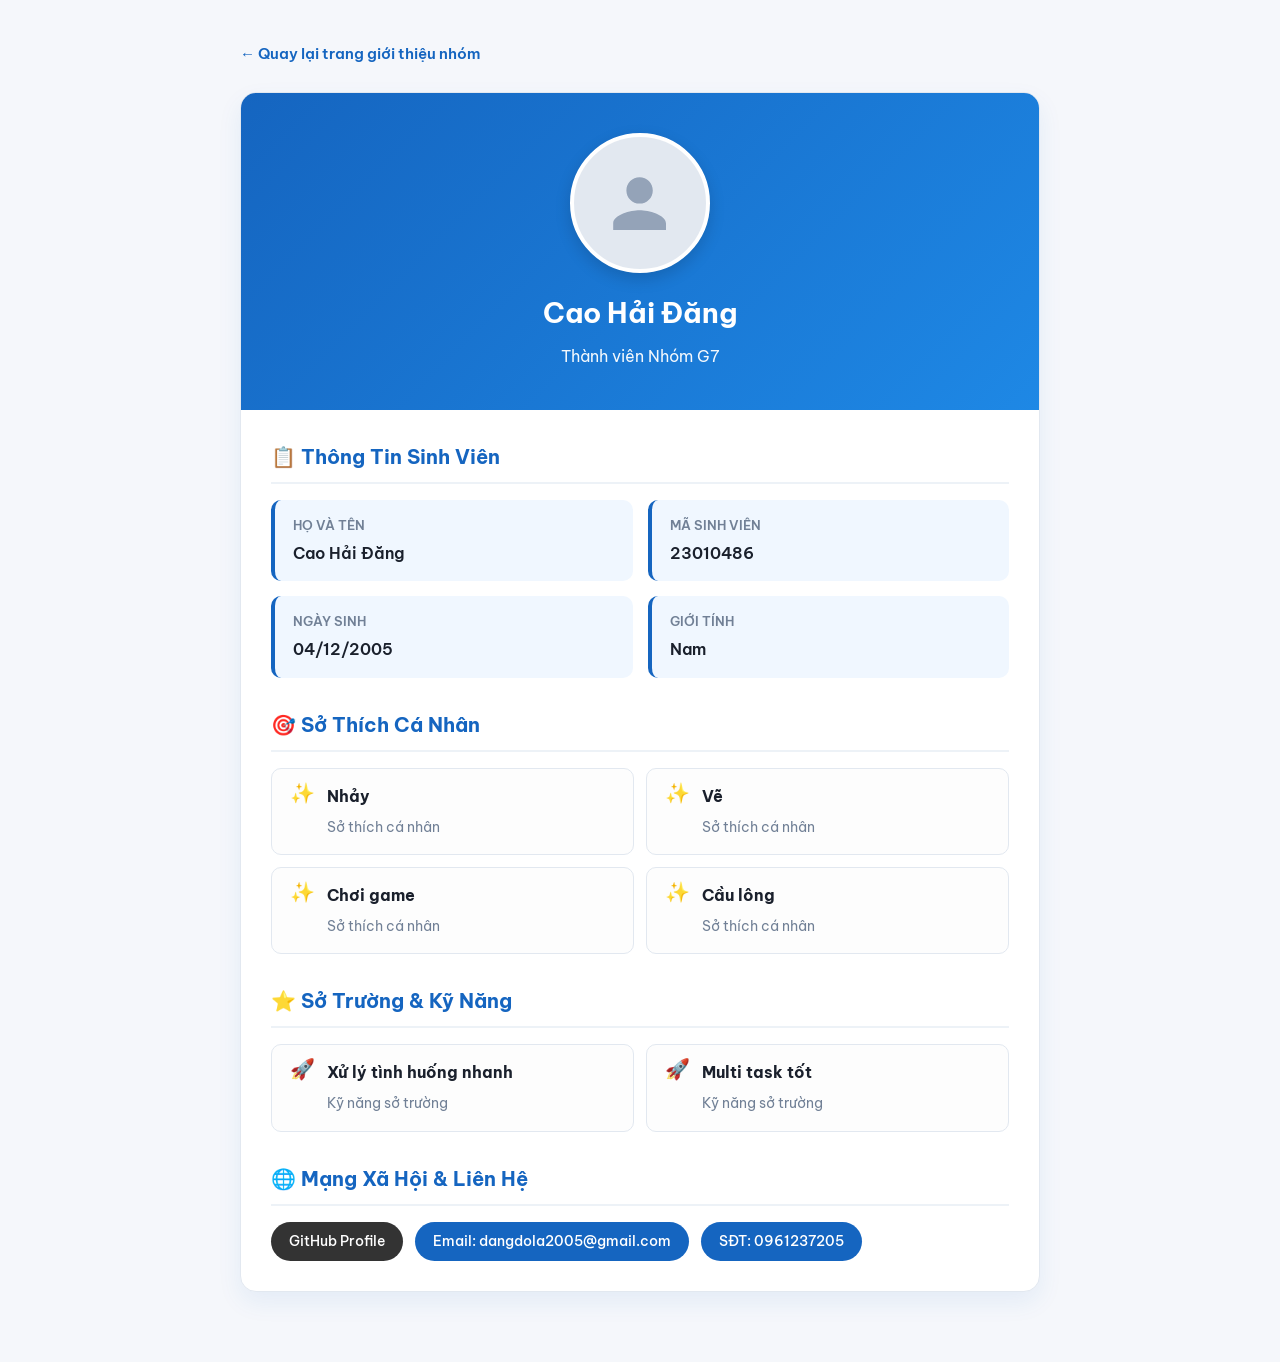
<file: cao_hai_dang/index.html>
<!doctype html>
<html lang="vi">
  <head>
    <meta charset="UTF-8" />
    <meta name="viewport" content="width=device-width, initial-scale=1.0" />
    <title>Trang Giới Thiệu Cá Nhân - Cao Hải Đăng</title>
    <link rel="preconnect" href="https://fonts.googleapis.com" />
    <link rel="preconnect" href="https://fonts.gstatic.com" crossorigin />
    <link
      href="https://fonts.googleapis.com/css2?family=Be+Vietnam+Pro:wght@400;500;600;700&display=swap"
      rel="stylesheet"
    />
    <style>
      :root {
        --primary: #1565c0;
        --primary-light: #1e88e5;
        --accent: #ff9800;
        --bg: #f5f7fb;
        --card-bg: #ffffff;
        --text: #1a202c;
        --text-muted: #718096;
        --border: #e2e8f0;
        --shadow: 0 10px 25px rgba(21, 101, 192, 0.08);
      }

      * {
        box-sizing: border-box;
        margin: 0;
        padding: 0;
      }

      body {
        font-family: "Be Vietnam Pro", -apple-system, BlinkMacSystemFont, sans-serif;
        background-color: var(--bg);
        color: var(--text);
        line-height: 1.7;
        padding: 40px 20px;
      }

      .container {
        max-width: 800px;
        margin: 0 auto;
      }

      .back-nav {
        margin-bottom: 25px;
      }

      .back-nav a {
        display: inline-flex;
        align-items: center;
        gap: 8px;
        color: var(--primary);
        text-decoration: none;
        font-weight: 600;
        font-size: 15px;
        transition: transform 0.2s ease;
      }

      .back-nav a:hover {
        transform: translateX(-4px);
      }

      .profile-card {
        background: var(--card-bg);
        border-radius: 16px;
        box-shadow: var(--shadow);
        overflow: hidden;
        border: 1px solid var(--border);
        margin-bottom: 30px;
      }

      .profile-header {
        background: linear-gradient(135deg, var(--primary), var(--primary-light));
        color: white;
        padding: 40px 30px;
        text-align: center;
      }

      .avatar-wrapper {
        width: 140px;
        height: 140px;
        margin: 0 auto 16px;
        border-radius: 50%;
        border: 4px solid white;
        overflow: hidden;
        background: #e2e8f0;
        display: flex;
        align-items: center;
        justify-content: center;
        box-shadow: 0 6px 16px rgba(0, 0, 0, 0.15);
      }

      .avatar-placeholder {
        width: 60%;
        height: 60%;
        fill: #94a3b8;
      }

      .profile-header h1 {
        font-size: 28px;
        margin-bottom: 6px;
      }

      .profile-header p {
        font-size: 16px;
        opacity: 0.95;
      }

      .profile-body {
        padding: 30px;
      }

      .section-title {
        font-size: 20px;
        color: var(--primary);
        margin-bottom: 16px;
        display: flex;
        align-items: center;
        gap: 10px;
        border-bottom: 2px solid #edf2f7;
        padding-bottom: 8px;
      }

      .info-grid {
        display: grid;
        grid-template-columns: repeat(auto-fit, minmax(240px, 1fr));
        gap: 15px;
        margin-bottom: 30px;
      }

      .info-item {
        background: #f0f7ff;
        padding: 14px 18px;
        border-radius: 10px;
        border-left: 4px solid var(--primary);
      }

      .info-item .label {
        font-size: 13px;
        color: var(--text-muted);
        text-transform: uppercase;
        font-weight: 600;
        margin-bottom: 4px;
      }

      .info-item .value {
        font-size: 16px;
        font-weight: 600;
        color: var(--text);
      }

      .list-group {
        list-style: none;
        display: grid;
        grid-template-columns: repeat(auto-fit, minmax(280px, 1fr));
        gap: 12px;
        margin-bottom: 30px;
      }

      .list-item {
        background: #fdfdfd;
        border: 1px solid var(--border);
        padding: 14px 18px;
        border-radius: 10px;
        display: flex;
        align-items: flex-start;
        gap: 12px;
      }

      .list-item .icon {
        font-size: 20px;
        line-height: 1;
      }

      .list-item strong {
        display: block;
        color: var(--text);
        margin-bottom: 3px;
      }

      .list-item span {
        font-size: 14px;
        color: var(--text-muted);
      }

      .social-links {
        display: flex;
        gap: 12px;
        flex-wrap: wrap;
      }

      .social-btn {
        padding: 8px 18px;
        border-radius: 20px;
        text-decoration: none;
        font-size: 14px;
        font-weight: 500;
        color: white;
        background: var(--primary);
        transition: opacity 0.2s;
      }

      .social-btn:hover {
        opacity: 0.9;
      }

      .social-btn.github {
        background: #333;
      }
    </style>
  </head>
  <body>
    <div class="container">
      <div class="back-nav">
        <a href="../about.html">&larr; Quay lại trang giới thiệu nhóm</a>
      </div>

      <div class="profile-card">
        <div class="profile-header">
          <!-- Placeholder đại diện ban đầu -->
          <div class="avatar-wrapper">
            <svg class="avatar-placeholder" viewBox="0 0 24 24">
              <path d="M12 12c2.21 0 4-1.79 4-4s-1.79-4-4-4-4 1.79-4 4 1.79 4 4 4zm0 2c-2.67 0-8 1.34-8 4v2h16v-2c0-2.66-5.33-4-8-4z"/>
            </svg>
          </div>
          <h1>Cao Hải Đăng</h1>
          <p>Thành viên Nhóm G7</p>
        </div>

        <div class="profile-body">
          <h2 class="section-title">📋 Thông Tin Sinh Viên</h2>
          <div class="info-grid">
            <div class="info-item">
              <div class="label">Họ và tên</div>
              <div class="value">Cao Hải Đăng</div>
            </div>
            <div class="info-item">
              <div class="label">Mã sinh viên</div>
              <div class="value">23010486</div>
            </div>
            <div class="info-item">
              <div class="label">Ngày sinh</div>
              <div class="value">04/12/2005</div>
            </div>
            <div class="info-item">
              <div class="label">Giới tính</div>
              <div class="value">Nam</div>
            </div>
          </div>

          <h2 class="section-title">🎯 Sở Thích Cá Nhân</h2>
          <ul class="list-group">
            <li class="list-item">
              <span class="icon">✨</span>
              <div>
                <strong>Nhảy</strong>
                <span>Sở thích cá nhân</span>
              </div>
            </li>
            <li class="list-item">
              <span class="icon">✨</span>
              <div>
                <strong>Vẽ</strong>
                <span>Sở thích cá nhân</span>
              </div>
            </li>
            <li class="list-item">
              <span class="icon">✨</span>
              <div>
                <strong>Chơi game</strong>
                <span>Sở thích cá nhân</span>
              </div>
            </li>
            <li class="list-item">
              <span class="icon">✨</span>
              <div>
                <strong>Cầu lông</strong>
                <span>Sở thích cá nhân</span>
              </div>
            </li>
          </ul>

          <h2 class="section-title">⭐ Sở Trường &amp; Kỹ Năng</h2>
          <ul class="list-group">
            <li class="list-item">
              <span class="icon">🚀</span>
              <div>
                <strong>Xử lý tình huống nhanh</strong>
                <span>Kỹ năng sở trường</span>
              </div>
            </li>
            <li class="list-item">
              <span class="icon">🚀</span>
              <div>
                <strong>Multi task tốt</strong>
                <span>Kỹ năng sở trường</span>
              </div>
            </li>
          </ul>

          <h2 class="section-title">🌐 Mạng Xã Hội &amp; Liên Hệ</h2>
          <div class="social-links">
            <a href="https://github.com" target="_blank" rel="noopener noreferrer" class="social-btn github">GitHub Profile</a>
            <a href="mailto:dangdola2005@gmail.com" class="social-btn">Email: dangdola2005@gmail.com</a>
            <a href="tel:0961237205" class="social-btn">SĐT: 0961237205</a>
          </div>
        </div>
      </div>
    </div>
  </body>
</html>
</file>
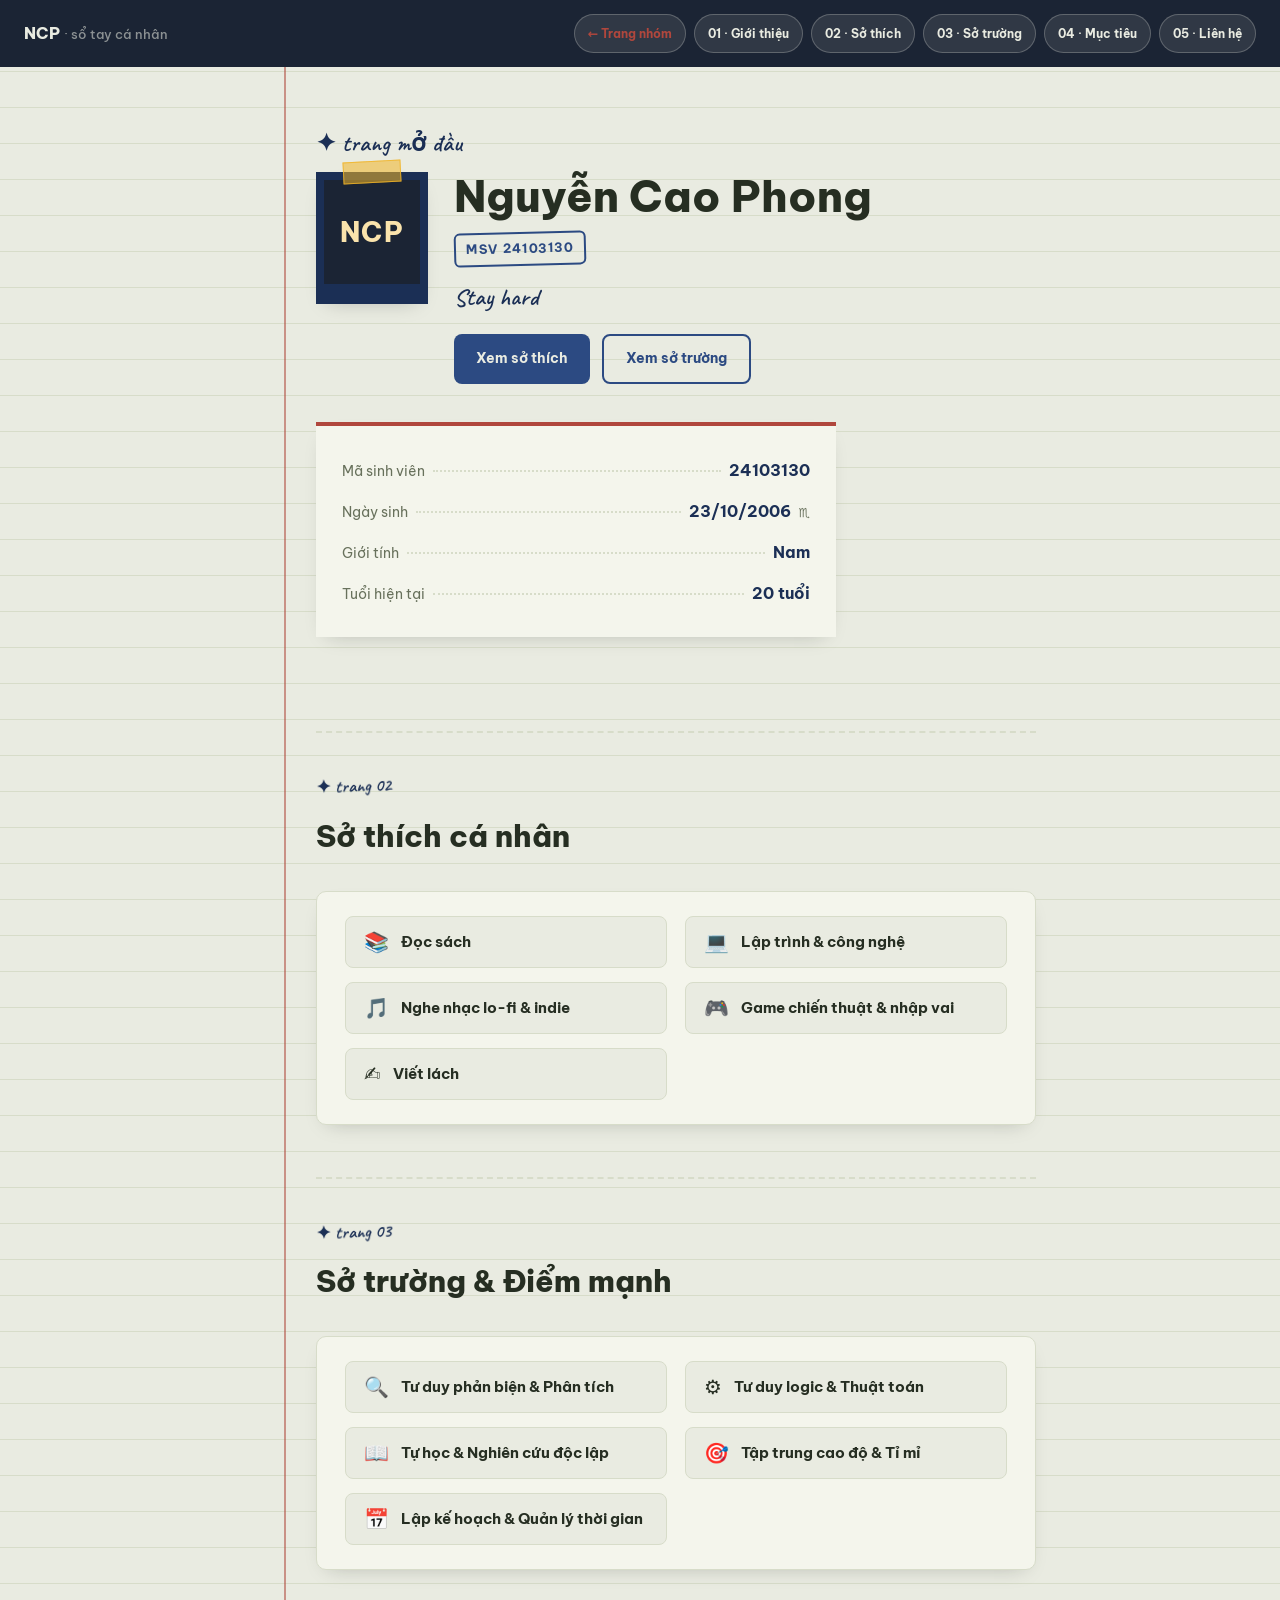
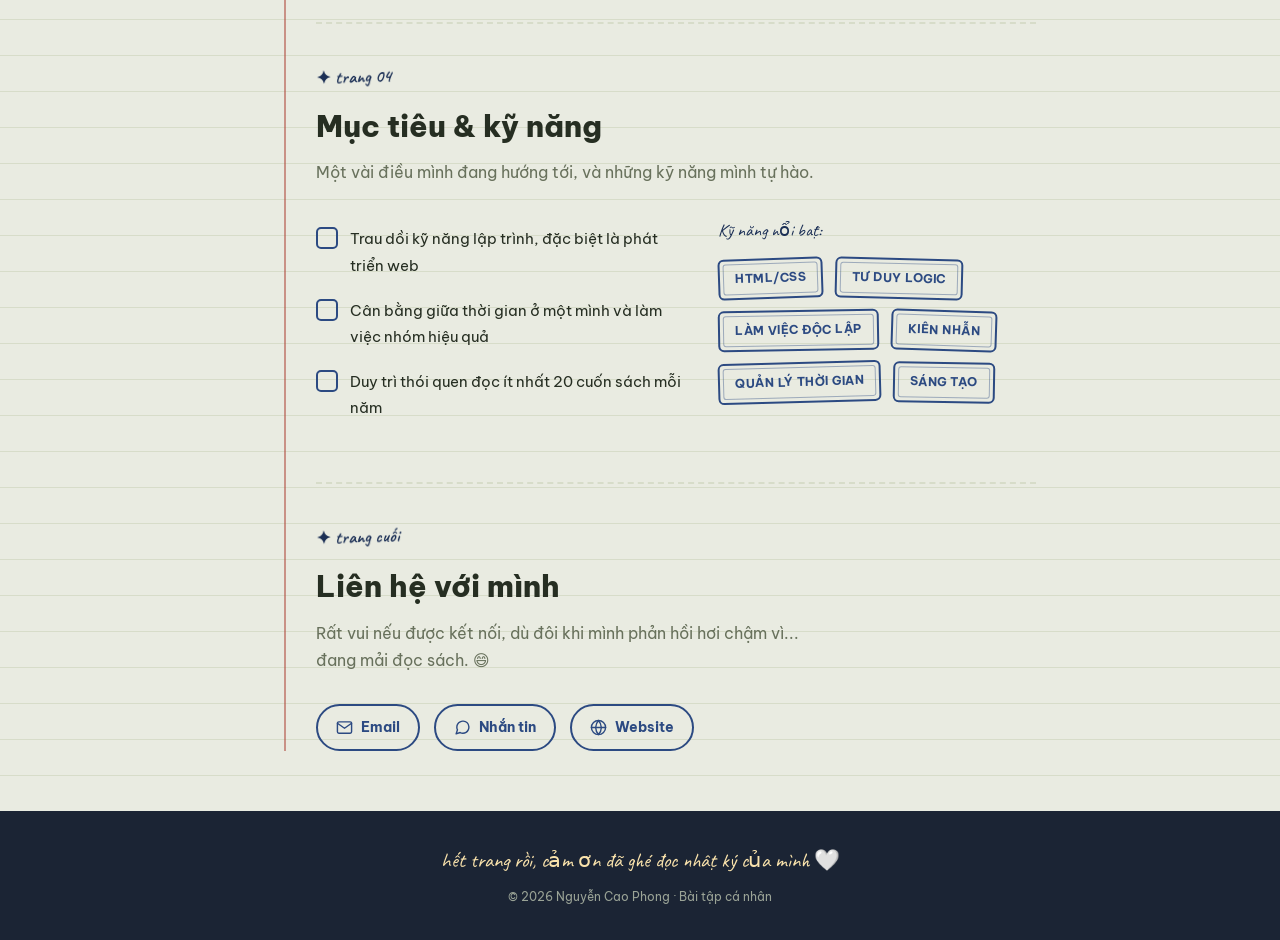
<file: nguyen_cao_phong/index.html>
<!doctype html>
<html lang="vi">
  <head>
    <meta charset="UTF-8" />
    <meta name="viewport" content="width=device-width, initial-scale=1.0" />
    <title>Nguyễn Cao Phong | Trang giới thiệu cá nhân</title>
    <meta
      name="description"
      content="Trang giới thiệu cá nhân của Nguyễn Cao Phong, MSV 24103130."
    />
    <meta name="author" content="Nguyễn Cao Phong" />
    <link rel="preconnect" href="https://fonts.googleapis.com" />
    <link rel="preconnect" href="https://fonts.gstatic.com" crossorigin />
    <link
      href="https://fonts.googleapis.com/css2?family=Be+Vietnam+Pro:wght@400;500;600;700;800;900&family=Caveat:wght@500;600;700&display=swap"
      rel="stylesheet"
    />
    <style>
      :root {
        --desk: #1b2434;
        --paper: #e9ebe1;
        --paper-card: #f4f5ec;
        --rule: #d7dcc9;
        --ink: #262e22;
        --ink-soft: #68715c;
        --pen: #2c4a82;
        --pen-deep: #1b2f55;
        --marker: #f0b429;
        --marker-soft: #fae3ac;
        --red-rule: #b0473d;
        --radius-md: 10px;
        --shadow: 0 18px 40px -18px rgba(16, 22, 15, 0.35);
        --shadow-sm: 0 8px 20px -12px rgba(16, 22, 15, 0.28);
      }

      * {
        box-sizing: border-box;
        margin: 0;
        padding: 0;
      }
      html {
        scroll-behavior: smooth;
      }

      body {
        font-family: "Be Vietnam Pro", "Segoe UI", system-ui, sans-serif;
        background-color: var(--paper);
        background-image: repeating-linear-gradient(
          to bottom,
          transparent 0 35px,
          var(--rule) 35px 36px
        );
        color: var(--ink);
        line-height: 1.7;
        -webkit-font-smoothing: antialiased;
      }

      img {
        max-width: 100%;
        display: block;
      }
      a {
        color: inherit;
        text-decoration: none;
      }
      ul {
        list-style: none;
      }

      .handwrite {
        font-family: "Caveat", "Segoe UI", cursive;
      }

      :focus-visible {
        outline: 2px solid var(--pen);
        outline-offset: 3px;
      }

      /* ===== layout ===== */
      .wrap {
        max-width: 840px;
        margin: 0 auto;
        padding: 0 24px 0 96px;
        position: relative;
        z-index: 0;
      }
      .wrap::before {
        content: "";
        position: absolute;
        top: 0;
        bottom: 0;
        left: 64px;
        width: 2px;
        background: var(--red-rule);
        opacity: 0.55;
        z-index: -1;
      }

      /* ===== nav ===== */
      .navbar {
        position: sticky;
        top: 0;
        z-index: 50;
        background: var(--desk);
        padding: 14px 24px;
        display: flex;
        align-items: center;
        justify-content: space-between;
        gap: 14px;
        flex-wrap: wrap;
      }
      .nav-brand {
        color: var(--paper);
        font-weight: 800;
        font-size: 1.02rem;
      }
      .nav-brand .sub {
        opacity: 0.55;
        font-weight: 500;
        font-size: 0.82rem;
      }
      .nav-tabs {
        display: flex;
        gap: 8px;
        flex-wrap: wrap;
      }
      .nav-tabs a {
        background: rgba(233, 235, 225, 0.1);
        color: var(--paper);
        font-size: 0.78rem;
        font-weight: 700;
        padding: 8px 13px;
        border-radius: 20px;
        border: 1px solid rgba(233, 235, 225, 0.25);
        transition:
          background 0.18s ease,
          transform 0.18s ease,
          border-color 0.18s ease;
      }
      .nav-tabs a:hover,
      .nav-tabs a:focus-visible {
        background: var(--pen);
        border-color: var(--pen);
        transform: translateY(-2px);
      }

      /* ===== hero ===== */
      .hero {
        padding: 56px 0 36px;
      }
      .eyebrow {
        display: inline-block;
        color: var(--pen-deep);
        font-size: 1.15rem;
        font-weight: 600;
        transform: rotate(-2deg);
        margin-bottom: 8px;
      }
      .eyebrow-lg {
        font-size: 1.5rem;
      }

      .hero-top {
        display: flex;
        gap: 26px;
        align-items: flex-start;
        flex-wrap: wrap;
      }

      .polaroid {
        position: relative;
        flex: none;
        width: 112px;
        height: 132px;
        background: var(--pen-deep);
        padding: 8px 8px 20px;
        box-shadow: var(--shadow-sm);
        transform: rotate(-4deg);
      }
      .polaroid .tape {
        position: absolute;
        top: -11px;
        left: 50%;
        width: 58px;
        height: 22px;
        background: rgba(240, 180, 41, 0.55);
        border: 1px solid rgba(240, 180, 41, 0.8);
        transform: translateX(-50%) rotate(-3deg);
      }
      .polaroid .initials {
        width: 100%;
        height: 100%;
        background: var(--desk);
        display: flex;
        align-items: center;
        justify-content: center;
        color: var(--marker-soft);
        font-weight: 800;
        font-size: 1.7rem;
        letter-spacing: 0.04em;
        overflow: hidden;
      }
      .polaroid img {
        width: 100%;
        height: 100%;
        object-fit: cover;
      }

      .hero-text {
        flex: 1;
        min-width: 240px;
      }
      .hero-text h1 {
        font-size: clamp(1.9rem, 4.6vw, 2.7rem);
        font-weight: 800;
        color: var(--ink);
        line-height: 1.15;
      }
      .msv-stamp {
        display: inline-block;
        margin-top: 10px;
        border: 2px solid var(--pen);
        color: var(--pen);
        border-radius: 6px;
        padding: 4px 10px;
        font-weight: 700;
        font-size: 0.8rem;
        letter-spacing: 0.05em;
        transform: rotate(-1.5deg);
      }
      .tagline {
        font-family: "Caveat", "Segoe UI", cursive;
        font-weight: 600;
        font-size: 1.5rem;
        color: var(--pen-deep);
        line-height: 1.35;
        max-width: 480px;
        margin-top: 14px;
        transform: rotate(-0.6deg);
      }
      .hero-actions {
        display: flex;
        gap: 12px;
        flex-wrap: wrap;
        margin-top: 22px;
      }
      .btn {
        display: inline-flex;
        align-items: center;
        justify-content: center;
        padding: 11px 22px;
        border-radius: 8px;
        font-weight: 700;
        font-size: 0.88rem;
        transition:
          transform 0.18s ease,
          box-shadow 0.18s ease;
      }
      .btn-fill {
        background: var(--pen);
        color: var(--paper);
      }
      .btn-outline {
        border: 2px solid var(--pen);
        color: var(--pen);
      }
      .btn:hover {
        transform: translateY(-2px);
        box-shadow: var(--shadow-sm);
      }

      /* ===== index card ===== */
      .index-card {
        background: var(--paper-card);
        border-top: 4px solid var(--red-rule);
        box-shadow: var(--shadow-sm);
        padding: 24px 26px;
        margin: 38px 0 6px;
        max-width: 520px;
      }
      .field {
        display: flex;
        align-items: baseline;
        gap: 8px;
        padding: 7px 0;
        flex-wrap: wrap;
      }
      .field-label {
        color: var(--ink-soft);
        font-size: 0.88rem;
        white-space: nowrap;
      }
      .field-dots {
        flex: 1;
        min-width: 20px;
        border-bottom: 2px dotted var(--rule);
        transform: translateY(-4px);
      }
      .field-value {
        font-weight: 700;
        color: var(--pen-deep);
        white-space: nowrap;
        font-size: 0.98rem;
      }
      .field-note {
        color: var(--ink-soft);
        font-size: 0.78rem;
      }

      /* ===== dividers / section heads ===== */
      .tear {
        border: none;
        border-top: 2px dashed var(--rule);
        margin: 52px 0 38px;
      }
      .sec-head {
        margin-bottom: 30px;
      }
      .sec-head h2 {
        font-size: clamp(1.4rem, 3vw, 1.85rem);
        font-weight: 800;
        color: var(--ink);
      }
      .sec-head p {
        color: var(--ink-soft);
        margin-top: 8px;
        max-width: 520px;
      }

      /* ===== compact card for so-thich and so-truong ===== */
      .compact-card {
        background: var(--paper-card);
        border-radius: var(--radius-md);
        box-shadow: var(--shadow-sm);
        padding: 24px 28px;
        border: 1px solid var(--rule);
      }
      .compact-list {
        list-style: none;
        display: grid;
        grid-template-columns: repeat(auto-fit, minmax(220px, 1fr));
        gap: 14px 18px;
        margin: 0;
        padding: 0;
      }
      .compact-list li {
        background: var(--paper);
        border: 1.5px solid var(--rule);
        border-radius: 8px;
        padding: 12px 18px;
        font-weight: 700;
        font-size: 0.95rem;
        color: var(--ink);
        display: flex;
        align-items: center;
        gap: 12px;
        transition: transform 0.15s ease, box-shadow 0.15s ease, border-color 0.15s ease;
      }
      .compact-list li:hover {
        transform: translateY(-2px);
        box-shadow: var(--shadow-sm);
        border-color: var(--pen);
        background: #fff;
      }
      .compact-list li .icon {
        font-size: 1.25rem;
        line-height: 1;
      }

      /* ===== hobby cards ===== */
      .hobby-grid {
        display: grid;
        grid-template-columns: repeat(auto-fit, minmax(240px, 1fr));
        gap: 26px 20px;
      }
      .hobby-card {
        background: var(--paper-card);
        border-radius: var(--radius-md);
        box-shadow: var(--shadow-sm);
        padding: 20px 22px;
        transition:
          transform 0.2s ease,
          box-shadow 0.2s ease;
      }
      .hobby-card:nth-child(1) {
        transform: rotate(-1.2deg);
      }
      .hobby-card:nth-child(2) {
        transform: rotate(0.8deg);
      }
      .hobby-card:nth-child(3) {
        transform: rotate(-0.6deg);
      }
      .hobby-card:nth-child(4) {
        transform: rotate(1deg);
      }
      .hobby-card:nth-child(5) {
        transform: rotate(-0.4deg);
      }
      .hobby-card:hover {
        transform: rotate(0deg) translateY(-4px);
        box-shadow: var(--shadow);
      }
      .hobby-card h3 {
        font-size: 1.02rem;
        font-weight: 700;
        margin-bottom: 6px;
      }
      .hobby-card h3::before {
        content: "✦ ";
        color: var(--marker);
      }
      .hobby-card p {
        font-size: 0.92rem;
        color: var(--ink-soft);
      }
      .hobby-card .strength {
        margin-top: 10px;
        font-size: 0.9rem;
        color: var(--ink);
      }
      .hobby-card mark {
        background: var(--marker);
        color: var(--ink);
        padding: 1px 5px;
        border-radius: 3px 6px 4px 7px;
        font-weight: 600;
      }

      /* ===== goals + skills ===== */
      .goals-wrap {
        display: grid;
        grid-template-columns: 1.15fr 1fr;
        gap: 36px;
      }
      .goal-item {
        position: relative;
        padding: 9px 0;
      }
      .goal-check {
        position: absolute;
        width: 1px;
        height: 1px;
        padding: 0;
        margin: -1px;
        overflow: hidden;
        clip: rect(0, 0, 0, 0);
        white-space: nowrap;
        border: 0;
      }
      .goal-label {
        display: flex;
        align-items: flex-start;
        gap: 12px;
        cursor: pointer;
      }
      .box {
        width: 22px;
        height: 22px;
        border: 2px solid var(--pen);
        border-radius: 5px;
        position: relative;
        flex: none;
        margin-top: 2px;
      }
      .goal-check:checked + .goal-label .box {
        background: var(--pen);
      }
      .goal-check:checked + .goal-label .box::after {
        content: "";
        position: absolute;
        left: 6px;
        top: 2px;
        width: 6px;
        height: 11px;
        border: solid var(--paper);
        border-width: 0 2px 2px 0;
        transform: rotate(40deg);
      }
      .goal-check:focus-visible + .goal-label .box {
        outline: 2px solid var(--pen);
        outline-offset: 2px;
      }
      .goal-text {
        font-size: 0.96rem;
        padding-top: 1px;
      }
      .goal-check:checked + .goal-label .goal-text {
        text-decoration: line-through;
        opacity: 0.55;
      }

      .skills-label {
        font-size: 1.1rem;
        color: var(--pen-deep);
        margin-bottom: 12px;
      }
      .stamp-row {
        display: flex;
        flex-wrap: wrap;
        gap: 11px 12px;
      }
      .stamp {
        position: relative;
        display: inline-flex;
        align-items: center;
        padding: 8px 15px;
        border: 2px solid var(--pen);
        border-radius: 6px;
        color: var(--pen);
        font-weight: 700;
        font-size: 0.76rem;
        letter-spacing: 0.04em;
        text-transform: uppercase;
      }
      .stamp::before {
        content: "";
        position: absolute;
        inset: 3px;
        border: 1px solid var(--pen);
        opacity: 0.4;
        border-radius: 3px;
      }
      .stamp:nth-child(1) {
        transform: rotate(-2deg);
      }
      .stamp:nth-child(2) {
        transform: rotate(1.4deg);
      }
      .stamp:nth-child(3) {
        transform: rotate(-1deg);
      }
      .stamp:nth-child(4) {
        transform: rotate(1.8deg);
      }
      .stamp:nth-child(5) {
        transform: rotate(-1.6deg);
      }
      .stamp:nth-child(6) {
        transform: rotate(1deg);
      }

      /* ===== contact ===== */
      .contact-row {
        display: flex;
        gap: 14px;
        flex-wrap: wrap;
        margin-top: 20px;
      }
      .contact-stamp {
        display: inline-flex;
        align-items: center;
        gap: 8px;
        padding: 10px 18px;
        border: 2px solid var(--pen);
        border-radius: 24px;
        color: var(--pen);
        font-weight: 700;
        font-size: 0.85rem;
        transition:
          background 0.2s ease,
          color 0.2s ease;
      }
      .contact-stamp:hover {
        background: var(--pen);
        color: var(--paper);
      }
      .contact-stamp svg {
        width: 17px;
        height: 17px;
        flex: none;
      }

      /* ===== footer ===== */
      footer {
        background: var(--desk);
        color: var(--rule);
        text-align: center;
        padding: 32px 24px;
        margin-top: 60px;
      }
      footer .sign {
        font-family: "Caveat", "Segoe UI", cursive;
        font-size: 1.3rem;
        color: var(--marker-soft);
      }
      footer .copy {
        font-size: 0.78rem;
        margin-top: 8px;
        color: #9aa396;
      }

      /* ===== load-in (one orchestrated moment) ===== */
      .settle {
        animation: settleIn 0.7s ease-out both;
      }
      .settle.delay {
        animation-delay: 0.15s;
      }
      @keyframes settleIn {
        from {
          opacity: 0;
          transform: translateY(14px);
        }
        to {
          opacity: 1;
          transform: translateY(0);
        }
      }

      @media (prefers-reduced-motion: reduce) {
        .settle {
          animation: none;
          opacity: 1;
          transform: none;
        }
        .hobby-card,
        .btn,
        .contact-stamp,
        .nav-tabs a {
          transition: none;
        }
      }

      @media (max-width: 720px) {
        .wrap {
          padding: 0 18px;
        }
        .wrap::before {
          display: none;
        }
        .goals-wrap {
          grid-template-columns: 1fr;
        }
        .navbar {
          padding: 12px 16px;
        }
        .hero {
          padding: 40px 0 28px;
        }
      }
    </style>
  </head>
  <body>
    <nav class="navbar">
      <div class="nav-brand">NCP <span class="sub">· sổ tay cá nhân</span></div>
      <div class="nav-tabs">
        <a href="../about.html" style="color: #b0473d; font-weight: 700;">&larr; Trang nhóm</a>
        <a href="#gioi-thieu">01 · Giới thiệu</a>
        <a href="#so-thich">02 · Sở thích</a>
        <a href="#so-truong">03 · Sở trường</a>
        <a href="#muc-tieu">04 · Mục tiêu</a>
        <a href="#lien-he">05 · Liên hệ</a>
      </div>
    </nav>

    <main>
      <div class="wrap">
        <section class="hero" id="gioi-thieu">
          <div class="eyebrow eyebrow-lg handwrite settle">✦ trang mở đầu</div>
          <div class="hero-top">
            <div class="polaroid settle delay">
              <div class="tape"></div>
              <div class="initials">
                <!-- Thay ảnh thật: xoá chữ NCP bên dưới, bỏ comment thẻ <img> và đổi src -->
                NCP
                <!-- <img src="avatar.jpg" alt="Ảnh đại diện Nguyễn Cao Phong"> -->
              </div>
            </div>
            <div class="hero-text settle delay">
              <h1>Nguyễn Cao Phong</h1>
              <div class="msv-stamp">MSV 24103130</div>
              <p class="tagline">Stay hard</p>
              <div class="hero-actions">
                <a href="#so-thich" class="btn btn-fill">Xem sở thích</a>
                <a href="#so-truong" class="btn btn-outline">Xem sở trường</a>
              </div>
            </div>
          </div>

          <div class="index-card">
            <div class="field">
              <span class="field-label">Mã sinh viên</span>
              <span class="field-dots"></span>
              <span class="field-value">24103130</span>
            </div>
            <div class="field">
              <span class="field-label">Ngày sinh</span>
              <span class="field-dots"></span>
              <span class="field-value">23/10/2006</span>
              <span class="field-note">♏</span>
            </div>
            <div class="field">
              <span class="field-label">Giới tính</span>
              <span class="field-dots"></span>
              <span class="field-value">Nam</span>
            </div>
            <div class="field">
              <span class="field-label">Tuổi hiện tại</span>
              <span class="field-dots"></span>
              <span class="field-value" id="age">--</span>
            </div>
          </div>
        </section>

        <hr class="tear" />

        <section id="so-thich">
          <div class="sec-head">
            <div class="eyebrow handwrite">✦ trang 02</div>
            <h2>Sở thích cá nhân</h2>
          </div>
          <div class="compact-card">
            <ul class="compact-list">
              <li><span class="icon">📚</span> Đọc sách</li>
              <li><span class="icon">💻</span> Lập trình &amp; công nghệ</li>
              <li><span class="icon">🎵</span> Nghe nhạc lo-fi &amp; indie</li>
              <li><span class="icon">🎮</span> Game chiến thuật &amp; nhập vai</li>
              <li><span class="icon">✍️</span> Viết lách</li>
            </ul>
          </div>
        </section>

        <hr class="tear" />

        <section id="so-truong">
          <div class="sec-head">
            <div class="eyebrow handwrite">✦ trang 03</div>
            <h2>Sở trường &amp; Điểm mạnh</h2>
          </div>
          <div class="compact-card">
            <ul class="compact-list">
              <li><span class="icon">🔍</span> Tư duy phản biện &amp; Phân tích</li>
              <li><span class="icon">⚙️</span> Tư duy logic &amp; Thuật toán</li>
              <li><span class="icon">📖</span> Tự học &amp; Nghiên cứu độc lập</li>
              <li><span class="icon">🎯</span> Tập trung cao độ &amp; Tỉ mỉ</li>
              <li><span class="icon">📅</span> Lập kế hoạch &amp; Quản lý thời gian</li>
            </ul>
          </div>
        </section>

        <hr class="tear" />

        <section id="muc-tieu">
          <div class="sec-head">
            <div class="eyebrow handwrite">✦ trang 04</div>
            <h2>Mục tiêu &amp; kỹ năng</h2>
            <p>
              Một vài điều mình đang hướng tới, và những kỹ năng mình tự hào.
            </p>
          </div>
          <div class="goals-wrap">
            <ul class="goal-list">
              <li class="goal-item">
                <input type="checkbox" id="g1" class="goal-check" />
                <label for="g1" class="goal-label"
                  ><span class="box"></span
                  ><span class="goal-text"
                    >Trau dồi kỹ năng lập trình, đặc biệt là phát triển
                    web</span
                  ></label
                >
              </li>
              <li class="goal-item">
                <input type="checkbox" id="g2" class="goal-check" />
                <label for="g2" class="goal-label"
                  ><span class="box"></span
                  ><span class="goal-text"
                    >Cân bằng giữa thời gian ở một mình và làm việc nhóm hiệu
                    quả</span
                  ></label
                >
              </li>
              <li class="goal-item">
                <input type="checkbox" id="g3" class="goal-check" />
                <label for="g3" class="goal-label"
                  ><span class="box"></span
                  ><span class="goal-text"
                    >Duy trì thói quen đọc ít nhất 20 cuốn sách mỗi năm</span
                  ></label
                >
              </li>
            </ul>
            <div>
              <p class="skills-label handwrite">Kỹ năng nổi bật:</p>
              <div class="stamp-row">
                <span class="stamp">HTML/CSS</span>
                <span class="stamp">Tư duy logic</span>
                <span class="stamp">Làm việc độc lập</span>
                <span class="stamp">Kiên nhẫn</span>
                <span class="stamp">Quản lý thời gian</span>
                <span class="stamp">Sáng tạo</span>
              </div>
            </div>
          </div>
        </section>

        <hr class="tear" />

        <section id="lien-he">
          <div class="sec-head">
            <div class="eyebrow handwrite">✦ trang cuối</div>
            <h2>Liên hệ với mình</h2>
            <p>
              Rất vui nếu được kết nối, dù đôi khi mình phản hồi hơi chậm vì...
              đang mải đọc sách. 😄
            </p>
          </div>
          <!-- Cập nhật href bên dưới bằng thông tin liên hệ thật của bạn -->
          <div class="contact-row">
            <a href="#" class="contact-stamp">
              <svg
                viewBox="0 0 24 24"
                fill="none"
                stroke="currentColor"
                stroke-width="2"
                stroke-linecap="round"
                stroke-linejoin="round"
              >
                <path
                  d="M4 4h16c1.1 0 2 .9 2 2v12c0 1.1-.9 2-2 2H4c-1.1 0-2-.9-2-2V6c0-1.1.9-2 2-2z"
                ></path>
                <polyline points="22,6 12,13 2,6"></polyline>
              </svg>
              Email
            </a>
            <a href="#" class="contact-stamp">
              <svg
                viewBox="0 0 24 24"
                fill="none"
                stroke="currentColor"
                stroke-width="2"
                stroke-linecap="round"
                stroke-linejoin="round"
              >
                <path
                  d="M21 11.5a8.38 8.38 0 0 1-.9 3.8 8.5 8.5 0 0 1-7.6 4.7 8.38 8.38 0 0 1-3.8-.9L3 21l1.9-5.7a8.38 8.38 0 0 1-.9-3.8 8.5 8.5 0 0 1 4.7-7.6 8.38 8.38 0 0 1 3.8-.9h.5a8.48 8.48 0 0 1 8 8v.5z"
                ></path>
              </svg>
              Nhắn tin
            </a>
            <a href="#" class="contact-stamp">
              <svg
                viewBox="0 0 24 24"
                fill="none"
                stroke="currentColor"
                stroke-width="2"
                stroke-linecap="round"
                stroke-linejoin="round"
              >
                <circle cx="12" cy="12" r="10"></circle>
                <line x1="2" y1="12" x2="22" y2="12"></line>
                <path
                  d="M12 2a15.3 15.3 0 0 1 4 10 15.3 15.3 0 0 1-4 10 15.3 15.3 0 0 1-4-10 15.3 15.3 0 0 1 4-10z"
                ></path>
              </svg>
              Website
            </a>
          </div>
        </section>
      </div>
    </main>

    <footer>
      <div class="sign handwrite">
        hết trang rồi, cảm ơn đã ghé đọc nhật ký của mình 🤍
      </div>
      <div class="copy">
        © <span id="year"></span> Nguyễn Cao Phong · Bài tập cá nhân
      </div>
    </footer>

    <script>
      document.getElementById("year").textContent = new Date().getFullYear();

      var dob = new Date(2006, 9, 23);
      var today = new Date();
      var age = today.getFullYear() - dob.getFullYear();
      var m = today.getMonth() - dob.getMonth();
      if (m < 0 || (m === 0 && today.getDate() < dob.getDate())) {
        age--;
      }
      document.getElementById("age").textContent = age + " tuổi";
    </script>
  </body>
</html>
</file>
